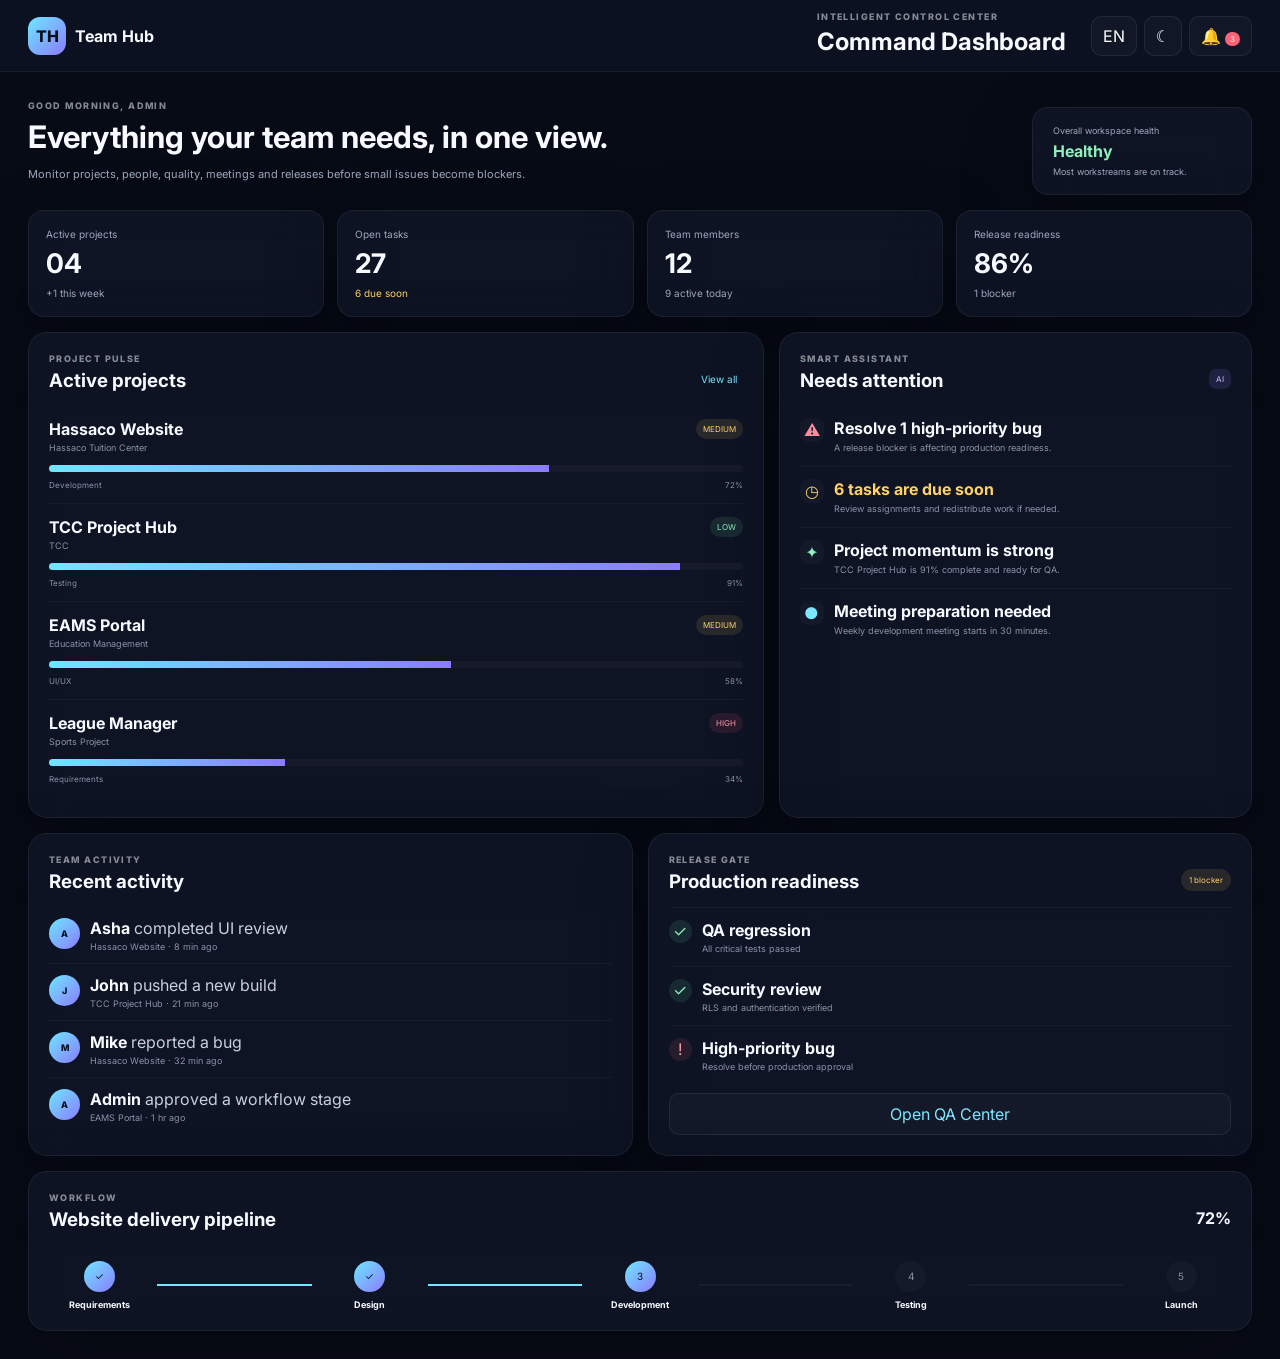
<file: index.html>
<!doctype html>
<html lang="en">
<head>
<meta charset="utf-8"><meta name="viewport" content="width=device-width,initial-scale=1">
<title>Team Hub — Smart Control Center</title>
<link rel="preconnect" href="https://fonts.googleapis.com"><link rel="preconnect" href="https://fonts.googleapis.com" crossorigin>
<link href="https://fonts.googleapis.com/css2?family=Inter:wght@400;500;600;700;800&display=swap" rel="stylesheet">
<link rel="stylesheet" href="css/style.css">
</head>
<body>
<header class="top">
  <div class="brand"><span>TH</span><b>Team Hub</b></div>
  <div class="title"><div class="eyebrow">INTELLIGENT CONTROL CENTER</div><h1>Command Dashboard</h1></div>
  <div class="actions"><button id="lang">EN</button><button id="theme">☾</button><button id="notify">🔔 <i id="notifyCount">3</i></button></div>
</header>

<main>
<section class="welcome">
  <div><div class="eyebrow">GOOD MORNING, ADMIN</div><h2>Everything your team needs, in one view.</h2><p>Monitor projects, people, quality, meetings and releases before small issues become blockers.</p></div>
  <div class="health glass"><span>Overall workspace health</span><b id="health">Healthy</b><small id="healthHint">Most workstreams are on track.</small></div>
</section>

<section class="kpis">
<article class="glass"><span>Active projects</span><b>04</b><small>+1 this week</small></article>
<article class="glass"><span>Open tasks</span><b>27</b><small class="warn">6 due soon</small></article>
<article class="glass"><span>Team members</span><b>12</b><small>9 active today</small></article>
<article class="glass"><span>Release readiness</span><b id="releaseScore">86%</b><small>1 blocker</small></article>
</section>

<section class="grid">
<article class="glass panel">
<div class="head"><div><div class="eyebrow">PROJECT PULSE</div><h3>Active projects</h3></div><button class="link">View all</button></div>
<div id="projects"></div>
</article>

<article class="glass panel">
<div class="head"><div><div class="eyebrow">SMART ASSISTANT</div><h3>Needs attention</h3></div><span class="ai">AI</span></div>
<div id="insights"></div>
</article>
</section>

<section class="grid lower">
<article class="glass panel">
<div class="head"><div><div class="eyebrow">TEAM ACTIVITY</div><h3>Recent activity</h3></div></div>
<div id="activity"></div>
</article>
<article class="glass panel">
<div class="head"><div><div class="eyebrow">RELEASE GATE</div><h3>Production readiness</h3></div><span id="releaseBadge" class="badge warn">1 blocker</span></div>
<div class="gate"><span>✓</span><div><b>QA regression</b><small>All critical tests passed</small></div></div>
<div class="gate"><span>✓</span><div><b>Security review</b><small>RLS and authentication verified</small></div></div>
<div class="gate blocked"><span>!</span><div><b>High-priority bug</b><small>Resolve before production approval</small></div></div>
<button id="openQA" class="wide">Open QA Center</button>
</article>
</section>

<section class="glass panel timeline">
<div class="head"><div><div class="eyebrow">WORKFLOW</div><h3>Website delivery pipeline</h3></div><b>72%</b></div>
<div class="pipeline">
<div class="stage done"><span>✓</span><b>Requirements</b></div><div class="line done"></div>
<div class="stage done"><span>✓</span><b>Design</b></div><div class="line done"></div>
<div class="stage active"><span>3</span><b>Development</b></div><div class="line"></div>
<div class="stage"><span>4</span><b>Testing</b></div><div class="line"></div>
<div class="stage"><span>5</span><b>Launch</b></div>
</div>
</section>
</main>

<div id="notifyPanel" class="notify-panel glass hidden">
<div class="head"><b>Notifications</b><button id="closeNotify">×</button></div>
<div class="n"><b>Release blocker detected</b><small>Hassaco Website · 8 min ago</small></div>
<div class="n"><b>Asha completed UI review</b><small>TCC Project Hub · 24 min ago</small></div>
<div class="n"><b>Meeting starts in 30 minutes</b><small>Development Team · Today</small></div>
</div>

<div id="toast" class="toast hidden"></div>
<script src="js/app.js"></script>
</body>
</html>
</file>
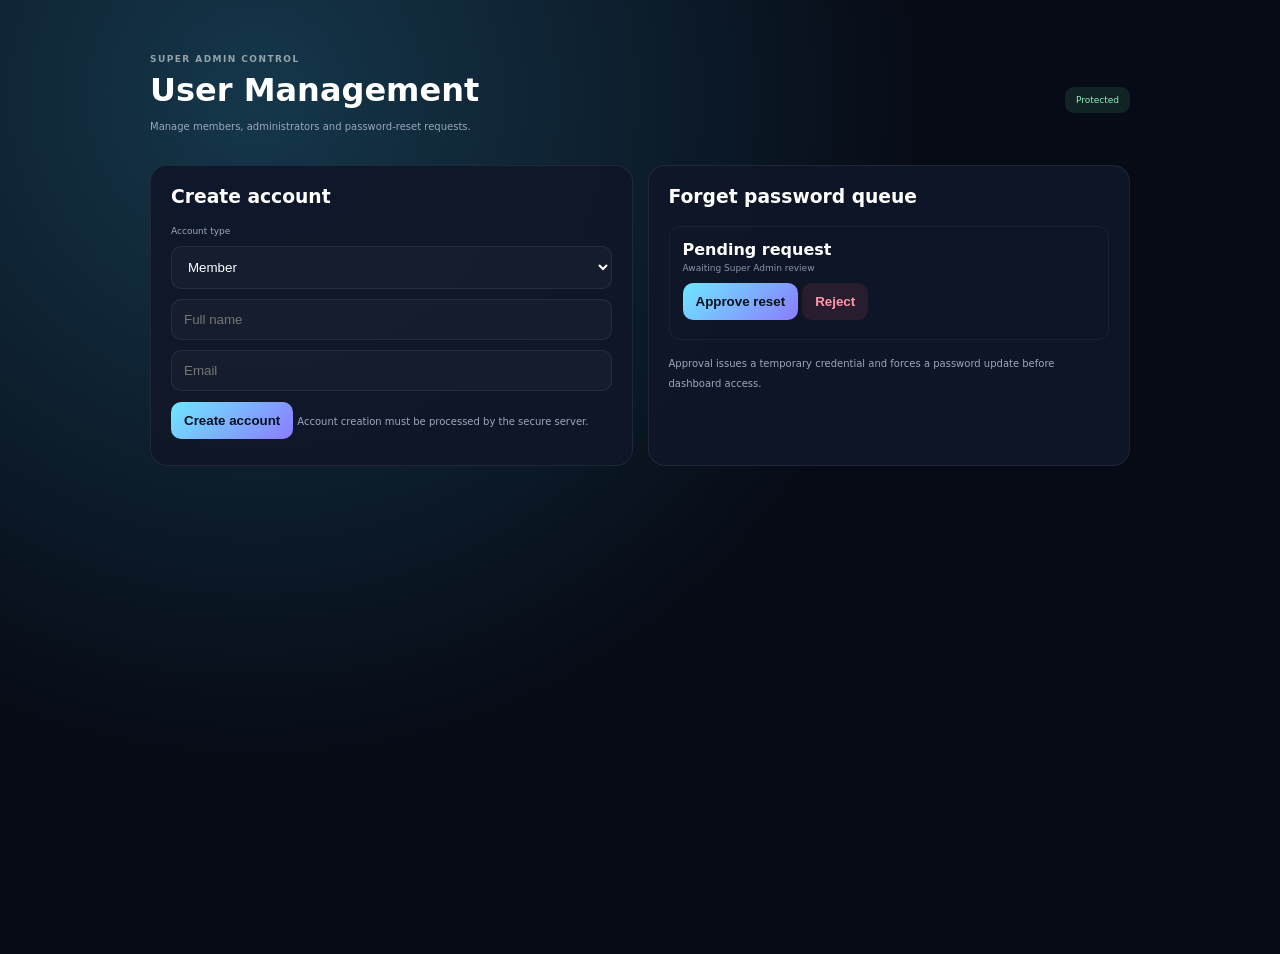
<file: app/admin-users.html>
<!doctype html><html><head><meta charset="utf-8"><meta name="viewport" content="width=device-width,initial-scale=1"><title>User Management</title><link rel="stylesheet" href="css/admin-users.css"></head><body><main><header><div><div class="eyebrow">SUPER ADMIN CONTROL</div><h1>User Management</h1><p>Manage members, administrators and password-reset requests.</p></div><div class="badge">Protected</div></header><section class="grid"><article><h3>Create account</h3><label>Account type</label><select id="role"><option value="member">Member</option><option value="admin">Admin — Super Admin only</option></select><input id="name" placeholder="Full name"><input id="email" type="email" placeholder="Email"><button id="create">Create account</button><small>Account creation must be processed by the secure server.</small></article><article><h3>Forget password queue</h3><div class="request"><b>Pending request</b><span>Awaiting Super Admin review</span><button id="approve">Approve reset</button><button class="reject">Reject</button></div><small>Approval issues a temporary credential and forces a password update before dashboard access.</small></article></section></main><script src="js/admin-users.js"></script></body></html>
</file>
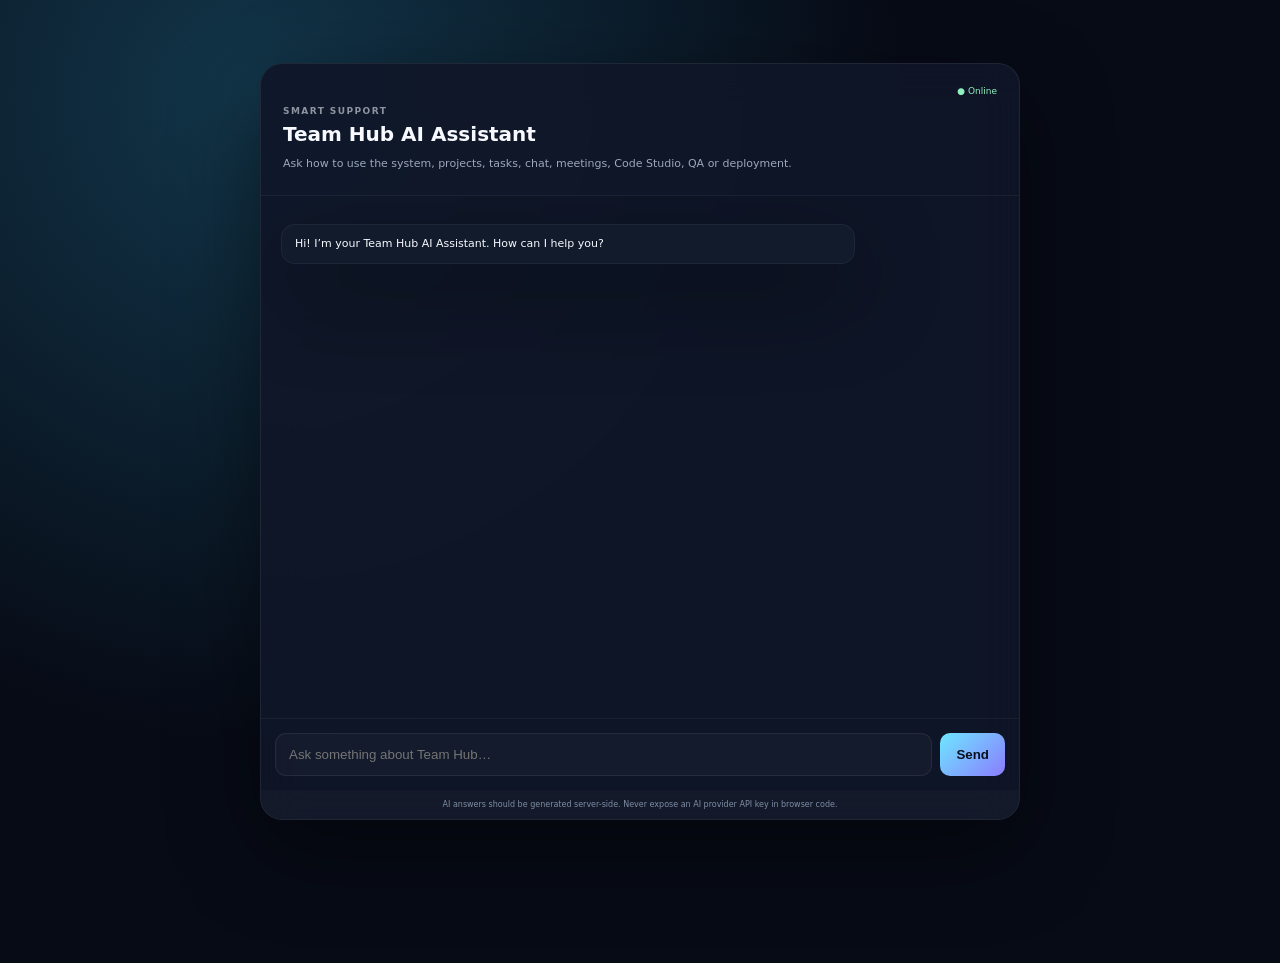
<file: app/ai-assistant.html>
<!doctype html><html lang="en"><head><meta charset="utf-8"><meta name="viewport" content="width=device-width,initial-scale=1"><title>Team Hub AI Assistant</title><link rel="stylesheet" href="css/support.css"></head><body><main class="ai"><header><div><div class="eyebrow">SMART SUPPORT</div><h1>Team Hub AI Assistant</h1><small>Ask how to use the system, projects, tasks, chat, meetings, Code Studio, QA or deployment.</small></div><span class="online">● Online</span></header><section id="messages" class="messages"><div class="bubble ai">Hi! I’m your Team Hub AI Assistant. How can I help you?</div></section><form id="ask"><input id="prompt" autocomplete="off" placeholder="Ask something about Team Hub…"><button>Send</button></form><div class="notice">AI answers should be generated server-side. Never expose an AI provider API key in browser code.</div></main><script src="js/ai.js"></script></body></html>
</file>
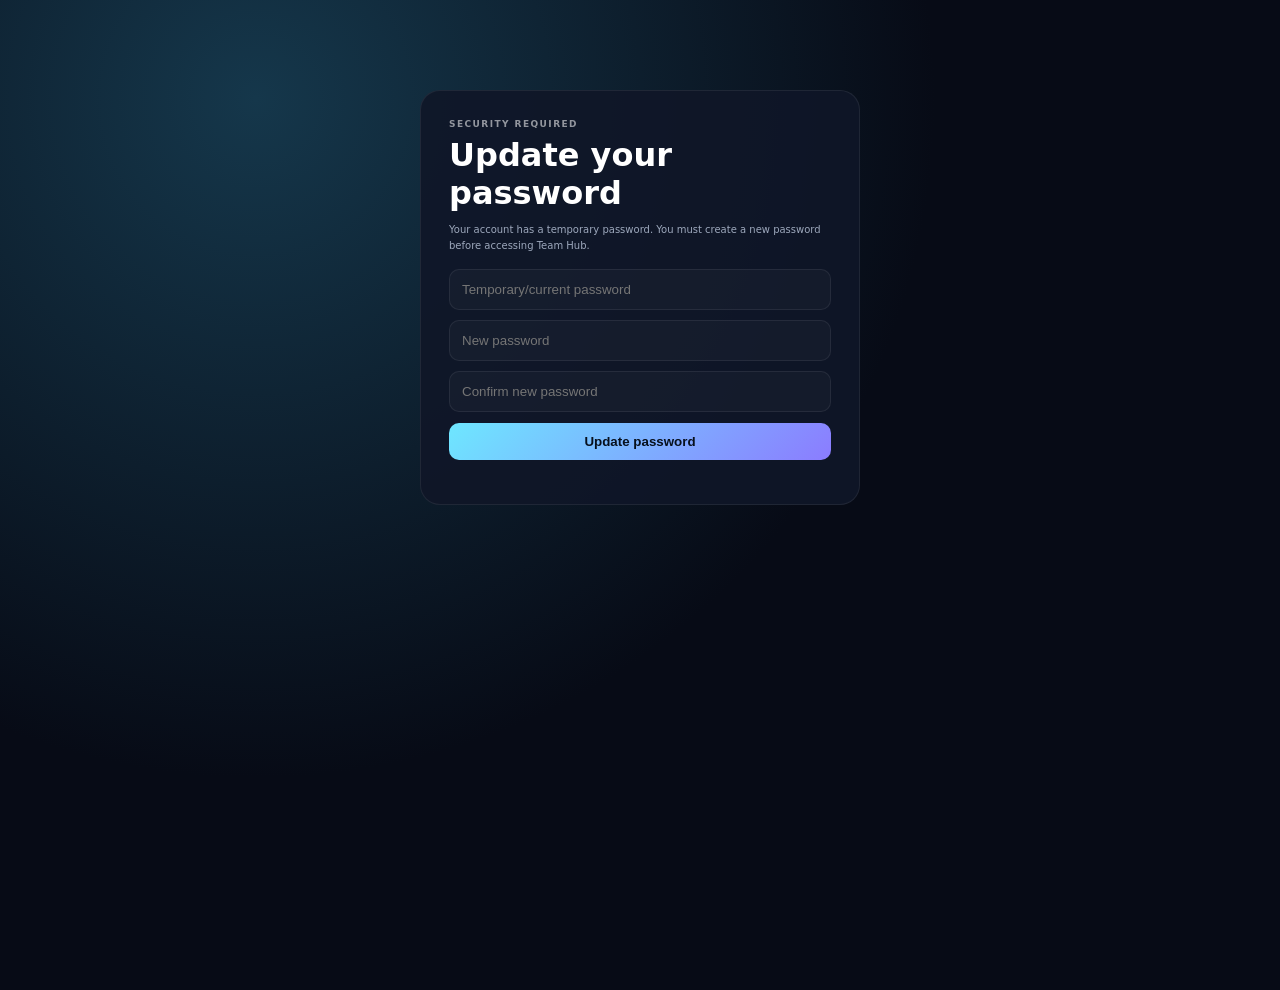
<file: app/change-password.html>
<!doctype html><html><head><meta charset="utf-8"><meta name="viewport" content="width=device-width,initial-scale=1"><title>Update Password</title><link rel="stylesheet" href="css/admin-users.css"></head><body><main class="password"><div class="eyebrow">SECURITY REQUIRED</div><h1>Update your password</h1><p>Your account has a temporary password. You must create a new password before accessing Team Hub.</p><input id="current" type="password" placeholder="Temporary/current password"><input id="new" type="password" placeholder="New password"><input id="confirm" type="password" placeholder="Confirm new password"><button id="update">Update password</button><small id="msg"></small></main><script src="js/change-password.js"></script></body></html>
</file>
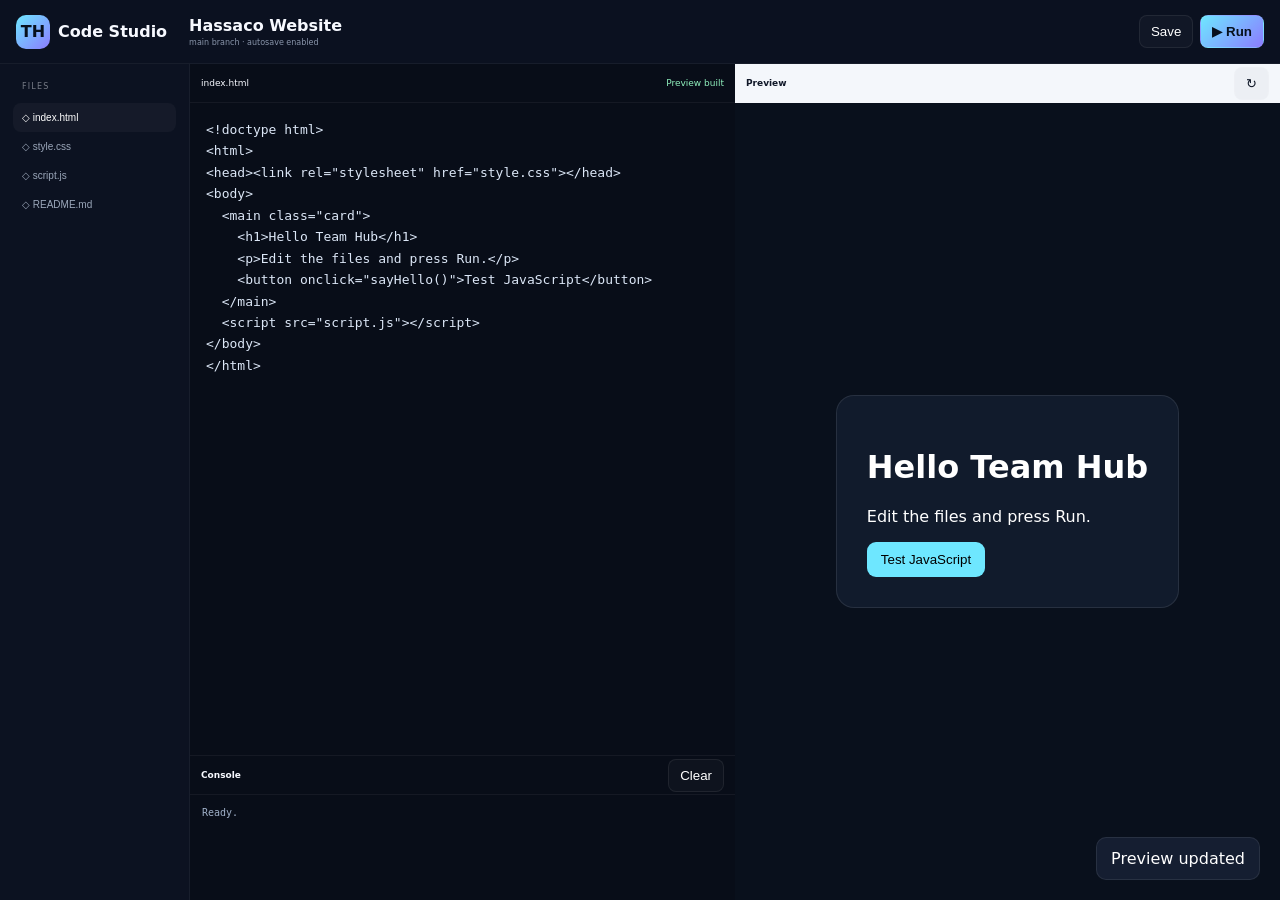
<file: app/code-studio.html>
<!doctype html><html lang="en"><head><meta charset="utf-8"><meta name="viewport" content="width=device-width,initial-scale=1"><title>Team Hub — Code Studio</title><link rel="stylesheet" href="css/code-studio.css"></head><body>
<header><div class="brand"><span>TH</span><b>Code Studio</b></div><div class="project"><b>Hassaco Website</b><small>main branch · autosave enabled</small></div><div class="actions"><button id="save">Save</button><button id="run">▶ Run</button></div></header>
<main><aside class="files"><div class="label">FILES</div><button class="file active" data-file="index.html">◇ index.html</button><button class="file" data-file="style.css">◇ style.css</button><button class="file" data-file="script.js">◇ script.js</button><button class="file" data-file="README.md">◇ README.md</button></aside>
<section class="editor"><div class="tabs"><span id="tab">index.html</span><span id="saveState">Saved</span></div><textarea id="editor" spellcheck="false"></textarea><div class="console"><div class="console-head"><b>Console</b><button id="clear">Clear</button></div><pre id="logs">Ready.</pre></div></section>
<section class="preview"><div class="preview-head"><b>Preview</b><button id="refresh">↻</button></div><iframe id="frame" sandbox="allow-scripts"></iframe></section></main>
<div id="toast" class="toast hidden"></div>
<script src="js/studio.js"></script></body></html>
</file>
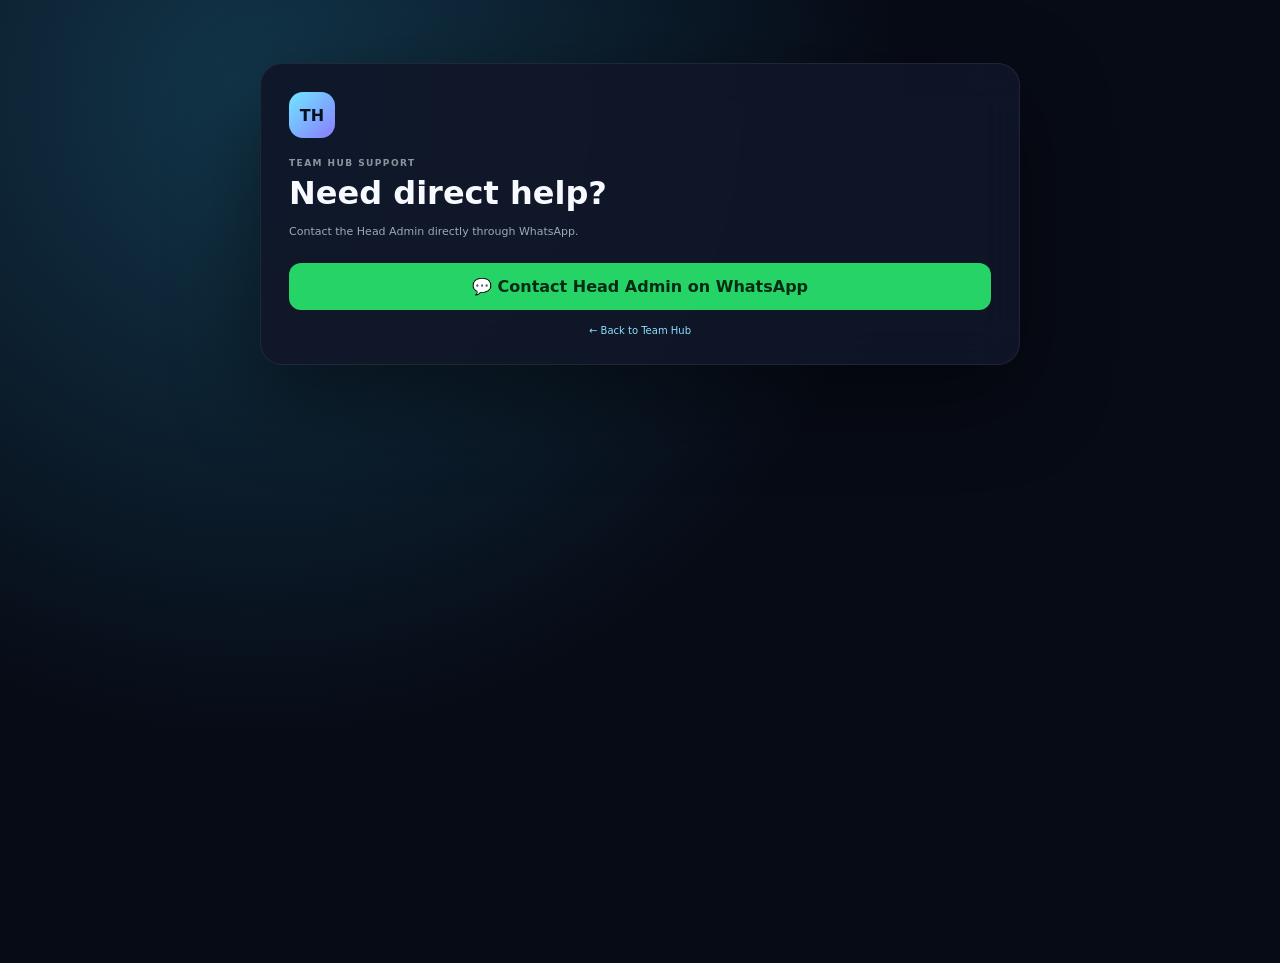
<file: app/contact-admin.html>
<!doctype html><html lang="en"><head><meta charset="utf-8"><meta name="viewport" content="width=device-width,initial-scale=1"><title>Contact Admin — Team Hub</title><link rel="stylesheet" href="css/support.css"></head><body><main class="card"><div class="logo">TH</div><div class="eyebrow">TEAM HUB SUPPORT</div><h1>Need direct help?</h1><p>Contact the Head Admin directly through WhatsApp.</p><a class="whatsapp" href="https://wa.me/255710082844" target="_blank" rel="noopener noreferrer">💬 Contact Head Admin on WhatsApp</a><a class="back" href="index.html">← Back to Team Hub</a></main></body></html>
</file>
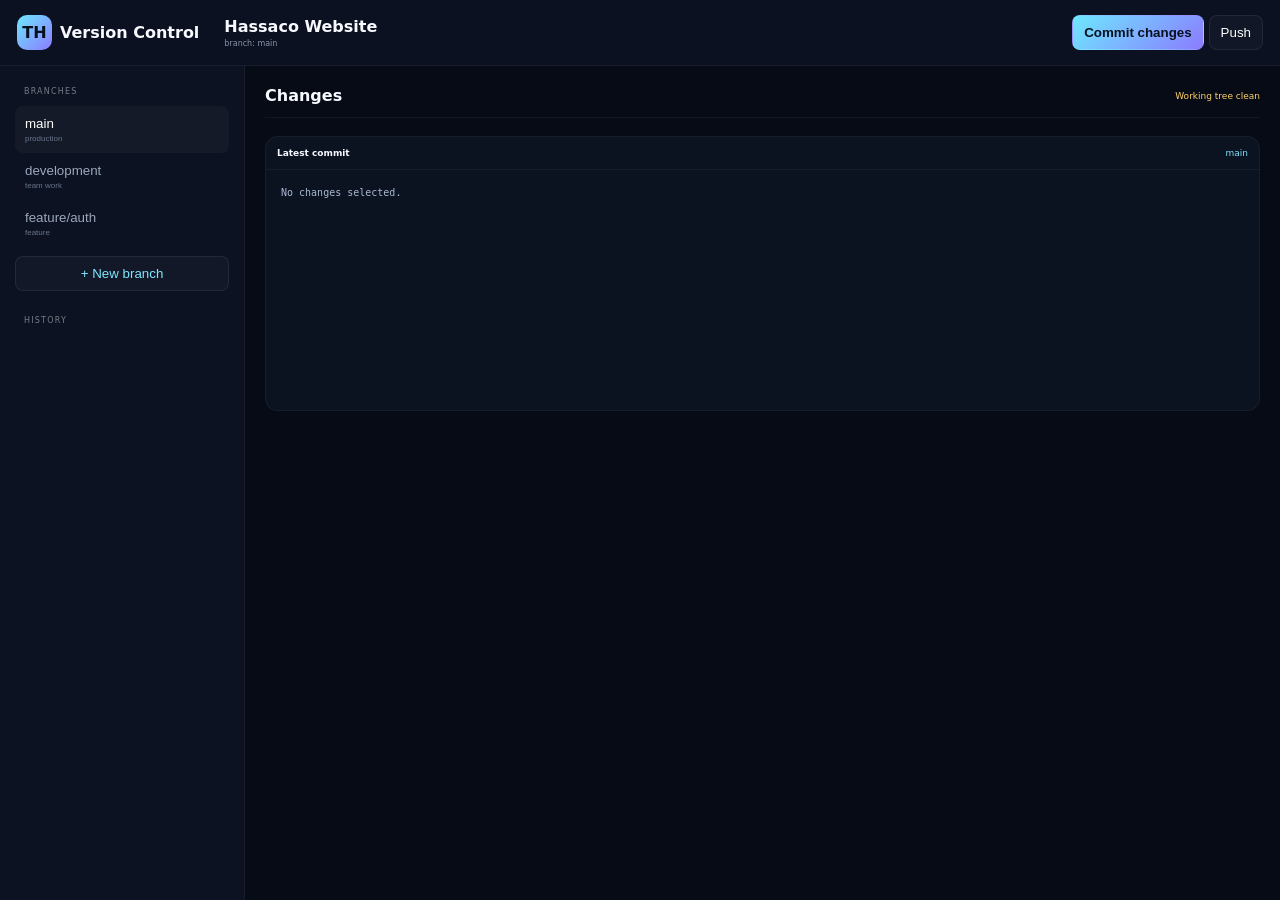
<file: app/git-studio.html>
<!doctype html><html lang="en"><head><meta charset="utf-8"><meta name="viewport" content="width=device-width,initial-scale=1"><title>Team Hub — Version Control</title><link rel="stylesheet" href="css/git-studio.css"></head><body>
<header><div class="brand"><span>TH</span><b>Version Control</b></div><div class="branch"><b>Hassaco Website</b><small>branch: main</small></div><div><button id="commit">Commit changes</button><button id="push">Push</button></div></header>
<main><aside><div class="label">BRANCHES</div><button class="branchBtn active">main <small>production</small></button><button class="branchBtn">development <small>team work</small></button><button class="branchBtn">feature/auth <small>feature</small></button><button id="newBranch" class="outline">+ New branch</button><div class="label history">HISTORY</div><div id="history"></div></aside>
<section class="content"><div class="toolbar"><b>Changes</b><span id="state">Working tree clean</span></div><div id="files"></div><div class="diff"><div class="diffHead"><b>Latest commit</b><span>main</span></div><pre id="diffText">No changes selected.</pre></div></section></main>
<div id="toast" class="toast hidden"></div>
<script src="js/git-studio.js"></script></body></html>
</file>
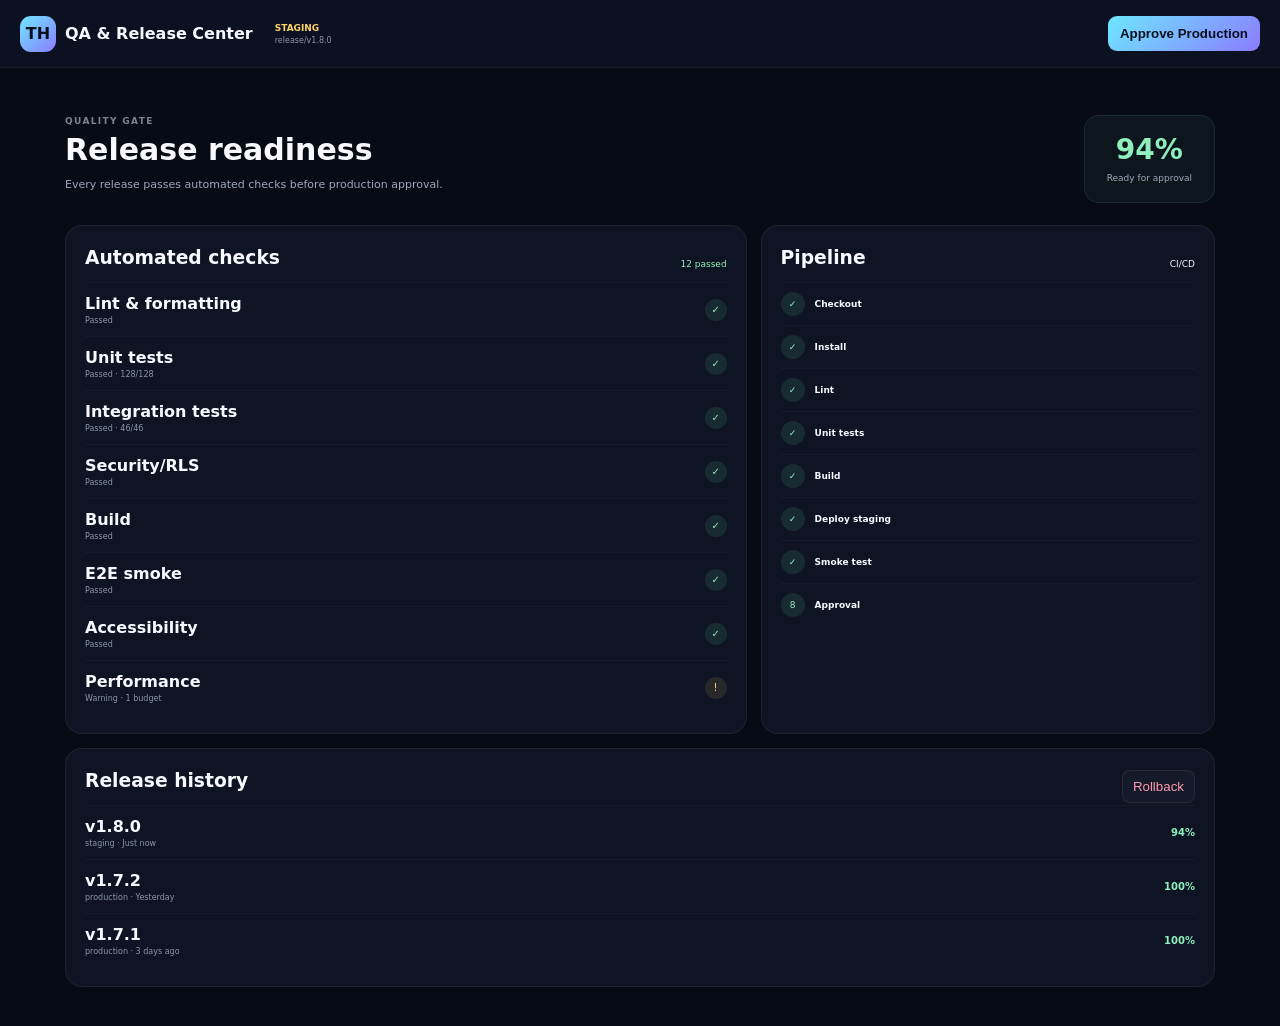
<file: app/qa-release.html>
<!doctype html><html lang="en"><head><meta charset="utf-8"><meta name="viewport" content="width=device-width,initial-scale=1"><title>Team Hub — QA & CI/CD</title><link rel="stylesheet" href="css/qa.css"></head><body>
<header><div class="brand"><span>TH</span><b>QA & Release Center</b></div><div class="env"><b>STAGING</b><small>release/v1.8.0</small></div><button id="deploy">Approve Production</button></header>
<main><section class="hero"><div><div class="eyebrow">QUALITY GATE</div><h1>Release readiness</h1><p>Every release passes automated checks before production approval.</p></div><div class="score"><b>94%</b><small>Ready for approval</small></div></section>
<section class="grid"><article class="panel"><div class="head"><h3>Automated checks</h3><span class="pass">12 passed</span></div><div id="checks"></div></article><article class="panel"><div class="head"><h3>Pipeline</h3><span>CI/CD</span></div><div id="pipeline"></div></article></section>
<section class="panel"><div class="head"><h3>Release history</h3><button id="rollback">Rollback</button></div><div id="releases"></div></section></main>
<div id="toast" class="toast hidden"></div><script src="js/qa.js"></script></body></html>
</file>
<file: css/style.css>
*{box-sizing:border-box}body{margin:0;background:#070b16;color:#f7f9ff;font-family:Inter,system-ui,sans-serif}button{font:inherit;cursor:pointer}.hidden{display:none!important}.top{min-height:72px;padding:0 28px;display:flex;align-items:center;gap:25px;border-bottom:1px solid #ffffff0d;background:#0b1120;position:sticky;top:0;z-index:5}.brand{display:flex;align-items:center;gap:9px;margin-right:auto}.brand span{width:38px;height:38px;display:grid;place-items:center;border-radius:12px;background:linear-gradient(135deg,#6ee7ff,#8b7cff);color:#07101d;font-weight:800}.title h1{font-size:24px;margin:5px 0}.actions{display:flex;gap:7px}.actions button{border:1px solid #ffffff12;background:#ffffff07;color:#fff;border-radius:10px;padding:9px 11px}.actions i{font-style:normal;font-size:8px;background:#ff6177;padding:2px 5px;border-radius:99px}.eyebrow{font-size:9px;letter-spacing:.16em;font-weight:800;opacity:.52}main{max-width:1450px;margin:auto;padding:28px}.welcome{display:flex;align-items:end;justify-content:space-between;gap:20px;margin-bottom:15px}.welcome h2{font-size:31px;margin:7px 0}.welcome p{color:#9da8bc;max-width:730px;font-size:11px;line-height:1.6}.glass{background:#101728d1;border:1px solid #ffffff10;backdrop-filter:blur(18px);box-shadow:0 22px 70px #0004}.health{padding:17px 20px;border-radius:16px;min-width:220px}.health span,.health small{display:block;color:#9da8bc;font-size:9px}.health b{display:block;margin:5px 0;color:#8ff0bd}.kpis{display:grid;grid-template-columns:repeat(4,1fr);gap:13px}.kpis article{padding:17px;border-radius:16px}.kpis span,.kpis small{display:block;color:#9da8bc;font-size:10px}.kpis b{display:block;font-size:27px;margin:7px 0}.warn{color:#ffd166!important}.grid{display:grid;grid-template-columns:1.4fr .9fr;gap:15px;margin-top:15px}.lower{grid-template-columns:1fr 1fr}.panel{padding:20px;border-radius:19px}.head{display:flex;justify-content:space-between;align-items:center;gap:12px}.head h3{margin:5px 0 14px}.link{border:0;background:transparent;color:#7de7ff;font-size:10px}.ai{font-size:8px;padding:5px 7px;border-radius:7px;background:#8b7cff22;color:#c6bdff}.project{padding:13px 0;border-top:1px solid #ffffff09}.project:first-of-type{border-top:0}.project-top{display:flex;justify-content:space-between;gap:10px}.project b,.project small{display:block}.project small{font-size:9px;color:#8995aa;margin-top:3px}.risk{font-size:8px;text-transform:uppercase;padding:5px 7px;border-radius:99px;height:max-content}.risk.low{background:#70e1a21c;color:#8ff0bd}.risk.medium{background:#ffd1661c;color:#ffd166}.risk.high{background:#ff61771c;color:#ff9aaa}.bar{height:7px;background:#ffffff08;border-radius:99px;overflow:hidden;margin-top:12px}.bar span{display:block;height:100%;background:linear-gradient(90deg,#6ee7ff,#8b7cff)}.meta{display:flex;justify-content:space-between;margin-top:5px}.meta small{font-size:8px}.insight{display:flex;gap:10px;padding:12px 0;border-top:1px solid #ffffff09}.insight:first-of-type{border-top:0}.insight>span{width:24px;height:24px;display:grid;place-items:center;border-radius:8px;background:#ffffff07}.insight b,.insight small{display:block}.insight small{font-size:9px;color:#8995aa;line-height:1.45;margin-top:3px}.insight.danger>span{color:#ff8d9d}.insight.warn>span{color:#ffd166}.insight.good>span{color:#8ff0bd}.insight.info>span{color:#7de7ff}.activity{display:flex;gap:10px;padding:11px 0;border-top:1px solid #ffffff09}.activity:first-of-type{border-top:0}.avatar{width:31px;height:31px;flex:none;display:grid;place-items:center;border-radius:50%;background:linear-gradient(135deg,#6ee7ff,#8b7cff);color:#07101d;font-size:9px;font-weight:800}.activity b,.activity small{display:block}.activity em{font-style:normal;color:#c8d0de;font-weight:400}.activity small{font-size:9px;color:#8995aa;margin-top:3px}.badge{font-size:8px;padding:6px 8px;border-radius:99px}.badge.warn{background:#ffd1661c;color:#ffd166}.gate{display:flex;gap:10px;padding:12px 0;border-top:1px solid #ffffff09}.gate:first-of-type{border-top:0}.gate>span{width:23px;height:23px;display:grid;place-items:center;border-radius:50%;background:#70e1a21c;color:#8ff0bd}.gate.blocked>span{background:#ff61771c;color:#ff9aaa}.gate b,.gate small{display:block}.gate small{font-size:9px;color:#8995aa;margin-top:3px}.wide{width:100%;margin-top:9px;padding:10px;border:1px solid #ffffff12;background:#ffffff07;color:#7de7ff;border-radius:10px}.timeline{margin-top:15px}.pipeline{display:flex;align-items:center;gap:8px;margin-top:16px}.stage{text-align:center;min-width:100px}.stage span{width:31px;height:31px;border-radius:50%;display:grid;place-items:center;margin:auto;background:#ffffff08;color:#8995aa;font-size:10px}.stage b{display:block;font-size:9px;margin-top:7px}.stage.done span,.stage.active span{background:linear-gradient(135deg,#6ee7ff,#8b7cff);color:#07101d}.line{height:2px;background:#ffffff0b;flex:1}.line.done{background:#6ee7ff}.notify-panel{position:fixed;right:25px;top:78px;width:330px;border-radius:16px;padding:14px;z-index:10}.notify-panel .head button{border:0;background:transparent;color:#fff}.n{padding:11px 3px;border-top:1px solid #ffffff09}.n b,.n small{display:block}.n small{font-size:9px;color:#8995aa;margin-top:3px}.toast{position:fixed;right:20px;bottom:20px;background:#151e31;border:1px solid #ffffff15;padding:12px 15px;border-radius:11px;z-index:30}body.light{background:#f3f6fb;color:#101828}.light .top,.light .glass{background:#fff;border-color:#1018280d}.light .actions button,.light .wide{color:#101828;background:#10182807}.light .welcome p,.light .health span,.light .health small,.light .kpis span,.light .kpis small,.light .project small,.light .insight small,.light .activity small,.light .gate small{color:#667085}.light .notify-panel .head button{color:#101828}
@media(max-width:900px){main{padding:20px}.kpis{grid-template-columns:1fr 1fr}.grid,.lower{grid-template-columns:1fr}.welcome{display:block}.health{margin-top:15px}.pipeline{overflow:auto;justify-content:flex-start;padding-bottom:5px}.line{min-width:30px}}@media(max-width:600px){.top{padding:0 12px}.brand b,.title .eyebrow{display:none}.title h1{font-size:19px}.actions button{padding:8px}.welcome h2{font-size:25px}main{padding:14px 10px}.notify-panel{left:10px;right:10px;width:auto}.pipeline{gap:5px}.stage{min-width:85px}}
</file>
<file: app/css/admin-users.css>
*{box-sizing:border-box}body{margin:0;min-height:100vh;background:radial-gradient(circle at 20% 10%,#15374b,#070b16 50%);color:#fff;font-family:Inter,system-ui,sans-serif}main{width:min(980px,94vw);margin:6vh auto}.password{width:min(440px,94vw);padding:28px;border-radius:20px;background:#101728e8;border:1px solid #ffffff12;margin:10vh auto}.eyebrow{font-size:9px;letter-spacing:.16em;opacity:.55;font-weight:800}h1{margin:7px 0}p,small{color:#9da8bc;font-size:10px;line-height:1.6}header{display:flex;justify-content:space-between;gap:20px;align-items:center;margin-bottom:20px}.badge{padding:8px 11px;border-radius:9px;background:#70e1a21c;color:#8ff0bd;font-size:9px}.grid{display:grid;grid-template-columns:1fr 1fr;gap:15px}article{padding:20px;background:#101728e8;border:1px solid #ffffff12;border-radius:17px}h3{margin-top:0}label{font-size:9px;color:#9da8bc;display:block;margin:8px 0 5px}input,select{width:100%;padding:12px;margin:5px 0;border-radius:10px;border:1px solid #ffffff12;background:#ffffff07;color:#fff;outline:0}button{padding:11px 13px;border:0;border-radius:10px;background:linear-gradient(135deg,#6ee7ff,#8b7cff);color:#07101d;font-weight:800;margin:6px 4px 6px 0}.request{padding:13px;border:1px solid #ffffff0d;border-radius:11px;margin:12px 0}.request b,.request span{display:block}.request span{font-size:9px;color:#8995aa;margin:4px 0}.reject{background:#ff61771c;color:#ff9aaa}.password button{width:100%}.password small{display:block;margin-top:10px;color:#ffb3bf}@media(max-width:700px){.grid{grid-template-columns:1fr}header{display:block}.badge{display:inline-block;margin-top:10px}}
</file>
<file: app/css/support.css>
*{box-sizing:border-box}body{margin:0;min-height:100vh;background:radial-gradient(circle at 20% 10%,#12364a,#070b16 48%);color:#f7f9ff;font-family:Inter,system-ui,sans-serif}.card,.ai{width:min(760px,94vw);margin:7vh auto;padding:28px;border:1px solid #ffffff12;background:#101728e8;backdrop-filter:blur(20px);border-radius:22px;box-shadow:0 30px 90px #0007}.logo{width:46px;height:46px;display:grid;place-items:center;border-radius:14px;background:linear-gradient(135deg,#6ee7ff,#8b7cff);color:#07101d;font-weight:900}.eyebrow{font-size:9px;letter-spacing:.16em;opacity:.55;font-weight:800;margin-top:20px}.card h1,.ai h1{margin:6px 0}.card p,.ai header small{color:#9da8bc;font-size:11px;line-height:1.6}.whatsapp{display:block;text-align:center;text-decoration:none;margin:22px 0 10px;padding:14px;border-radius:12px;background:#25d366;color:#062b14;font-weight:900}.back{display:block;text-align:center;color:#8edfff;text-decoration:none;font-size:10px;margin-top:15px}.ai{padding:0;overflow:hidden}.ai header{padding:22px;border-bottom:1px solid #ffffff0d;display:flex;justify-content:space-between;gap:15px}.ai header h1{font-size:20px}.online{color:#8ff0bd;font-size:9px;white-space:nowrap}.messages{height:58vh;overflow:auto;padding:20px}.bubble{max-width:80%;padding:11px 13px;border-radius:14px;margin:8px 0;font-size:11px;line-height:1.5}.bubble.ai{background:#111b2c;border:1px solid #ffffff0d}.bubble.user{margin-left:auto;background:#153344}.ai form{display:flex;gap:8px;padding:14px;border-top:1px solid #ffffff0d}.ai input{flex:1;padding:13px;border-radius:11px;border:1px solid #ffffff12;background:#ffffff07;color:#fff;outline:0}.ai form button{border:0;border-radius:10px;padding:12px 16px;background:linear-gradient(135deg,#6ee7ff,#8b7cff);color:#07101d;font-weight:900}.notice{padding:10px 14px;background:#ffffff05;color:#7f8da5;font-size:8px;text-align:center}@media(max-width:600px){.card,.ai{margin:2vh auto}.messages{height:65vh}.bubble{max-width:90%}}
</file>
<file: app/css/code-studio.css>
*{box-sizing:border-box}body{margin:0;height:100vh;background:#070b16;color:#f7f9ff;font-family:Inter,system-ui,sans-serif;overflow:hidden}header{height:64px;display:flex;align-items:center;gap:22px;padding:0 16px;background:#0b1120;border-bottom:1px solid #ffffff0d}.brand{display:flex;align-items:center;gap:8px}.brand span{width:34px;height:34px;display:grid;place-items:center;border-radius:10px;background:linear-gradient(135deg,#6ee7ff,#8b7cff);color:#07101d;font-weight:900}.project{flex:1}.project b,.project small{display:block}.project small{font-size:8px;color:#8995aa;margin-top:3px}.actions{display:flex;gap:7px}.actions button,.preview-head button,.console-head button{border:1px solid #ffffff12;background:#ffffff07;color:#fff;border-radius:8px;padding:8px 11px}.actions button:last-child{background:linear-gradient(135deg,#6ee7ff,#8b7cff);color:#07101d;font-weight:800}main{height:calc(100vh - 64px);display:grid;grid-template-columns:190px minmax(300px,1fr) minmax(300px,1fr)}.files{background:#0c1221;border-right:1px solid #ffffff0d;padding:13px}.label{font-size:8px;letter-spacing:.15em;opacity:.45;margin:5px 9px 12px}.file{width:100%;border:0;background:transparent;color:#9ba7ba;text-align:left;padding:9px;border-radius:8px;font-size:10px}.file.active,.file:hover{background:#ffffff09;color:#fff}.editor{display:flex;flex-direction:column;min-width:0;background:#080d18}.tabs,.preview-head,.console-head{height:39px;padding:0 11px;display:flex;align-items:center;justify-content:space-between;border-bottom:1px solid #ffffff0d;font-size:9px}.tabs span:last-child{color:#8ff0bd}.editor textarea{flex:1;resize:none;border:0;outline:0;background:#080d18;color:#dce7f7;padding:16px;font:13px/1.65 ui-monospace,SFMono-Regular,Menlo,monospace}.console{height:145px;border-top:1px solid #ffffff0d}.console pre{height:98px;overflow:auto;margin:0;padding:10px 12px;color:#9fb0c8;font:10px/1.5 ui-monospace,monospace}.preview{background:#f4f7fb;color:#101828;display:flex;flex-direction:column}.preview iframe{flex:1;border:0;background:#fff}.preview-head button{color:#101828;background:#10182808}.toast{position:fixed;right:20px;bottom:20px;background:#151e31;color:#fff;border:1px solid #ffffff15;padding:11px 14px;border-radius:10px;z-index:20}.hidden{display:none}@media(max-width:900px){main{grid-template-columns:150px 1fr}.preview{display:none}}@media(max-width:600px){header .project{display:none}main{grid-template-columns:1fr}.files{display:none}.editor textarea{font-size:12px}.console{height:120px}}
</file>
<file: app/css/git-studio.css>
*{box-sizing:border-box}body{margin:0;background:#070b16;color:#f7f9ff;font-family:Inter,system-ui,sans-serif}header{height:66px;padding:0 17px;display:flex;align-items:center;gap:25px;background:#0b1120;border-bottom:1px solid #ffffff0d}.brand{display:flex;align-items:center;gap:8px}.brand span{width:35px;height:35px;display:grid;place-items:center;border-radius:10px;background:linear-gradient(135deg,#6ee7ff,#8b7cff);color:#07101d;font-weight:900}.branch{flex:1}.branch b,.branch small{display:block}.branch small{font-size:8px;color:#8995aa;margin-top:3px}header button,.outline{border:1px solid #ffffff12;background:#ffffff07;color:#fff;padding:9px 11px;border-radius:8px;margin-left:5px}header button:first-child{background:linear-gradient(135deg,#6ee7ff,#8b7cff);color:#07101d;font-weight:800}main{height:calc(100vh - 66px);display:grid;grid-template-columns:245px 1fr}aside{background:#0c1221;border-right:1px solid #ffffff0d;padding:15px}.label{font-size:8px;letter-spacing:.15em;opacity:.45;margin:6px 9px 10px}.branchBtn{width:100%;border:0;background:transparent;color:#9ba7ba;text-align:left;padding:10px;border-radius:8px}.branchBtn.active,.branchBtn:hover{background:#ffffff09;color:#fff}.branchBtn small{display:block;color:#68758b;font-size:8px;margin-top:3px}.outline{margin:9px 0 0;width:100%;color:#7de7ff}.history{margin-top:25px}.commitRow{width:100%;border:0;border-top:1px solid #ffffff09;background:transparent;color:#fff;text-align:left;padding:10px 3px}.commitRow b,.commitRow small{display:block}.commitRow b{font-size:9px}.commitRow small{font-size:8px;color:#7e8ca3;margin-top:4px}.content{padding:20px;overflow:auto}.toolbar,.diffHead{display:flex;justify-content:space-between;align-items:center}.toolbar{padding-bottom:12px;border-bottom:1px solid #ffffff0d}.toolbar span{font-size:9px;color:#ffd166}.change{width:100%;display:flex;align-items:center;gap:10px;border:0;border-bottom:1px solid #ffffff09;background:transparent;color:#fff;text-align:left;padding:13px 4px}.change .dot{width:7px;height:7px;border-radius:50%;background:#ffd166}.change div{flex:1}.change b,.change small{display:block}.change small{font-size:8px;color:#8995aa;margin-top:3px}.change em{font-style:normal;font:9px monospace;color:#8ff0bd}.diff{margin-top:18px;background:#0b1220;border:1px solid #ffffff0d;border-radius:13px;overflow:hidden}.diffHead{padding:11px;border-bottom:1px solid #ffffff0d;font-size:9px}.diffHead span{color:#7de7ff}.diff pre{padding:15px;margin:0;min-height:240px;white-space:pre-wrap;color:#a9bad1;font:10px/1.6 ui-monospace,monospace}.toast{position:fixed;right:20px;bottom:20px;padding:11px 14px;background:#151e31;border:1px solid #ffffff15;border-radius:10px}.hidden{display:none}@media(max-width:700px){header .branch{display:none}main{grid-template-columns:1fr}aside{display:none}.content{padding:12px}}
</file>
<file: app/css/qa.css>
*{box-sizing:border-box}body{margin:0;background:#070b16;color:#f7f9ff;font-family:Inter,system-ui,sans-serif}header{height:68px;padding:0 20px;display:flex;align-items:center;gap:22px;background:#0b1120;border-bottom:1px solid #ffffff0d}.brand{display:flex;align-items:center;gap:9px}.brand span{width:36px;height:36px;display:grid;place-items:center;border-radius:11px;background:linear-gradient(135deg,#6ee7ff,#8b7cff);color:#07101d;font-weight:900}.env{flex:1}.env b,.env small{display:block}.env b{font-size:9px;color:#ffd166}.env small{font-size:8px;color:#8995aa;margin-top:3px}header button{border:0;background:linear-gradient(135deg,#6ee7ff,#8b7cff);color:#07101d;padding:10px 12px;border-radius:9px;font-weight:800}main{max-width:1200px;margin:auto;padding:25px}.hero{display:flex;justify-content:space-between;align-items:center;padding:22px 0}.eyebrow{font-size:9px;letter-spacing:.15em;font-weight:800;opacity:.5}.hero h1{margin:6px 0;font-size:30px}.hero p{font-size:11px;color:#9da8bc}.score{padding:17px 22px;border:1px solid #70e1a21c;background:#70e1a20d;border-radius:15px;text-align:center}.score b{display:block;font-size:28px;color:#8ff0bd}.score small{font-size:9px;color:#9da8bc}.grid{display:grid;grid-template-columns:1.2fr .8fr;gap:14px}.panel{padding:19px;background:#101728d1;border:1px solid #ffffff10;border-radius:17px;margin-bottom:14px}.head{display:flex;align-items:center;justify-content:space-between}.head h3{margin:2px 0 14px}.head span{font-size:9px}.pass{color:#8ff0bd}.row,.release{display:flex;justify-content:space-between;align-items:center;border-top:1px solid #ffffff09;padding:11px 0}.row b,.row small,.release b,.release small{display:block}.row small,.release small{font-size:8px;color:#8995aa;margin-top:3px}.green,.yellow{width:22px;height:22px;display:grid;place-items:center;border-radius:50%;font-size:10px}.green{background:#70e1a21c;color:#8ff0bd}.yellow{background:#ffd1661c;color:#ffd166}.stage{display:flex;align-items:center;gap:10px;border-top:1px solid #ffffff09;padding:9px 0}.stage span{width:24px;height:24px;display:grid;place-items:center;border-radius:50%;background:#70e1a21c;color:#8ff0bd;font-size:9px}.stage b{font-size:9px}.release strong{font-size:10px;color:#8ff0bd}.head button{border:1px solid #ffffff12;background:#ffffff07;color:#ff9aaa;padding:8px 10px;border-radius:8px}.toast{position:fixed;right:20px;bottom:20px;padding:11px 14px;background:#151e31;border:1px solid #ffffff15;border-radius:10px}.hidden{display:none}@media(max-width:700px){main{padding:15px 10px}.grid{grid-template-columns:1fr}.hero{display:block}.score{margin-top:14px}header .env{display:none}}
</file>
